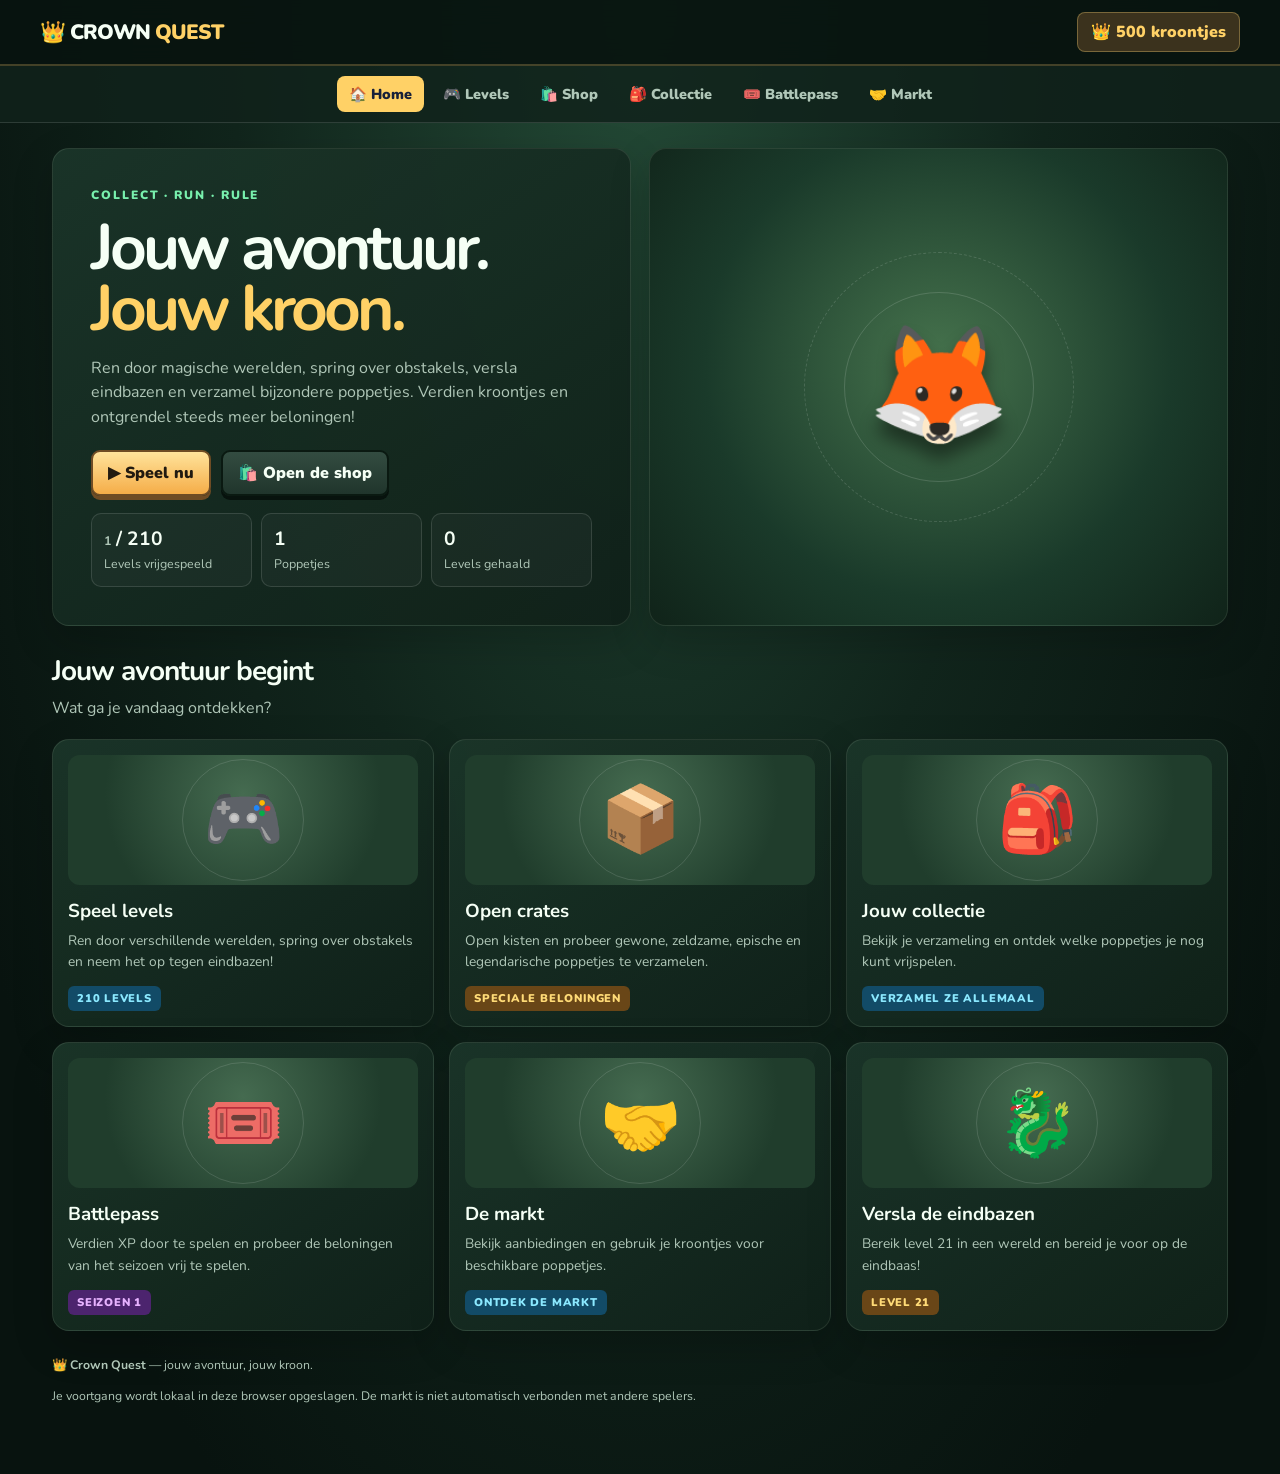
<file: index.html>
<!DOCTYPE html>
<html lang="nl">
<head>
  <meta charset="UTF-8">
  <meta name="viewport" content="width=device-width, initial-scale=1.0">
  <meta name="theme-color" content="#101329">
  <meta name="description" content="Speel Crown Quest! Ren door magische werelden, verzamel poppetjes en verdien kroontjes.">
  <title>Crown Quest — Jouw avontuur</title>
  <link rel="stylesheet" href="style.css">
</head>

<body>
  <header>
    <a class="brand" href="index.html">
      👑 CROWN <span>QUEST</span>
    </a>

    <div class="wallet">
      👑 <span data-coins>500</span> kroontjes
    </div>
  </header>

  <nav aria-label="Hoofdnavigatie">
    <a href="index.html" class="active">🏠 Home</a>
    <a href="levels.html">🎮 Levels</a>
    <a href="shop.html">🛍️ Shop</a>
    <a href="collection.html">🎒 Collectie</a>
    <a href="battlepass.html">🎟️ Battlepass</a>
    <a href="market.html">🤝 Markt</a>
  </nav>

  <main>
    <section class="hero">
      <div class="panel intro">
        <div class="eyebrow">COLLECT · RUN · RULE</div>

        <h1>
          Jouw avontuur.<br>
          <span>Jouw kroon.</span>
        </h1>

        <p>
          Ren door magische werelden, spring over obstakels,
          versla eindbazen en verzamel bijzondere poppetjes.
          Verdien kroontjes en ontgrendel steeds meer beloningen!
        </p>

        <div class="actions">
          <a class="button" href="levels.html">▶ Speel nu</a>
          <a class="button secondary" href="shop.html">🛍️ Open de shop</a>
        </div>

        <div class="stats">
          <div class="stat">
            <b><span data-unlocked>1</span> / 210</b>
            <span>Levels vrijgespeeld</span>
          </div>

          <div class="stat">
            <b data-pet-count>1</b>
            <span>Poppetjes</span>
          </div>

          <div class="stat">
            <b id="wins">0</b>
            <span>Levels gehaald</span>
          </div>
        </div>
      </div>

      <div class="panel showcase">
        <div class="orbit"></div>
        <div class="orbit two"></div>

        <span class="spark sp1">✦</span>
        <span class="spark sp2">✧</span>
        <span class="spark sp3">✦</span>

        <div class="pet-big" data-showcase>🦊</div>
      </div>
    </section>

    <section style="margin-top: 26px;">
      <div class="head">
        <div>
          <h2>Jouw avontuur begint</h2>
          <p>Wat ga je vandaag ontdekken?</p>
        </div>
      </div>

      <div class="grid">
        <a class="panel item" href="levels.html">
          <div class="art">🎮</div>
          <h3>Speel levels</h3>
          <p>
            Ren door verschillende werelden, spring over obstakels
            en neem het op tegen eindbazen!
          </p>
          <span class="badge rare">210 levels</span>
        </a>

        <a class="panel item" href="shop.html">
          <div class="art">📦</div>
          <h3>Open crates</h3>
          <p>
            Open kisten en probeer gewone, zeldzame,
            epische en legendarische poppetjes te verzamelen.
          </p>
          <span class="badge legendary">Speciale beloningen</span>
        </a>

        <a class="panel item" href="collection.html">
          <div class="art">🎒</div>
          <h3>Jouw collectie</h3>
          <p>
            Bekijk je verzameling en ontdek welke poppetjes
            je nog kunt vrijspelen.
          </p>
          <span class="badge rare">Verzamel ze allemaal</span>
        </a>

        <a class="panel item" href="battlepass.html">
          <div class="art">🎟️</div>
          <h3>Battlepass</h3>
          <p>
            Verdien XP door te spelen en probeer de
            beloningen van het seizoen vrij te spelen.
          </p>
          <span class="badge epic">Seizoen 1</span>
        </a>

        <a class="panel item" href="market.html">
          <div class="art">🤝</div>
          <h3>De markt</h3>
          <p>
            Bekijk aanbiedingen en gebruik je kroontjes
            voor beschikbare poppetjes.
          </p>
          <span class="badge rare">Ontdek de markt</span>
        </a>

        <a class="panel item" href="levels.html">
          <div class="art">🐉</div>
          <h3>Versla de eindbazen</h3>
          <p>
            Bereik level 21 in een wereld en bereid je voor
            op de eindbaas!
          </p>
          <span class="badge legendary">Level 21</span>
        </a>
      </div>
    </section>

    <footer class="footer">
      <p>
        👑 <strong>Crown Quest</strong> — jouw avontuur, jouw kroon.
      </p>
      <p>
        Je voortgang wordt lokaal in deze browser opgeslagen.
        De markt is niet automatisch verbonden met andere spelers.
      </p>
    </footer>
  </main>

  <div id="toast" class="toast" role="status" aria-live="polite"></div>

  <script src="app.js"></script>

  <script>
    // Toon het aantal behaalde levels vanuit de opgeslagen spelgegevens.
    function updateHomeStats() {
      const winsElement = document.getElementById("wins");

      if (!winsElement) return;

      try {
        const savedState = localStorage.getItem("crownQuestMultiPage_v1");
        const state = savedState ? JSON.parse(savedState) : {};
        winsElement.textContent = Number(state.wins) || 0;
      } catch (error) {
        console.warn("De opgeslagen Crown Quest-statistieken konden niet worden gelezen.", error);
        winsElement.textContent = "0";
      }
    }

    updateHomeStats();
  </script>
</body>
</html>
</file>
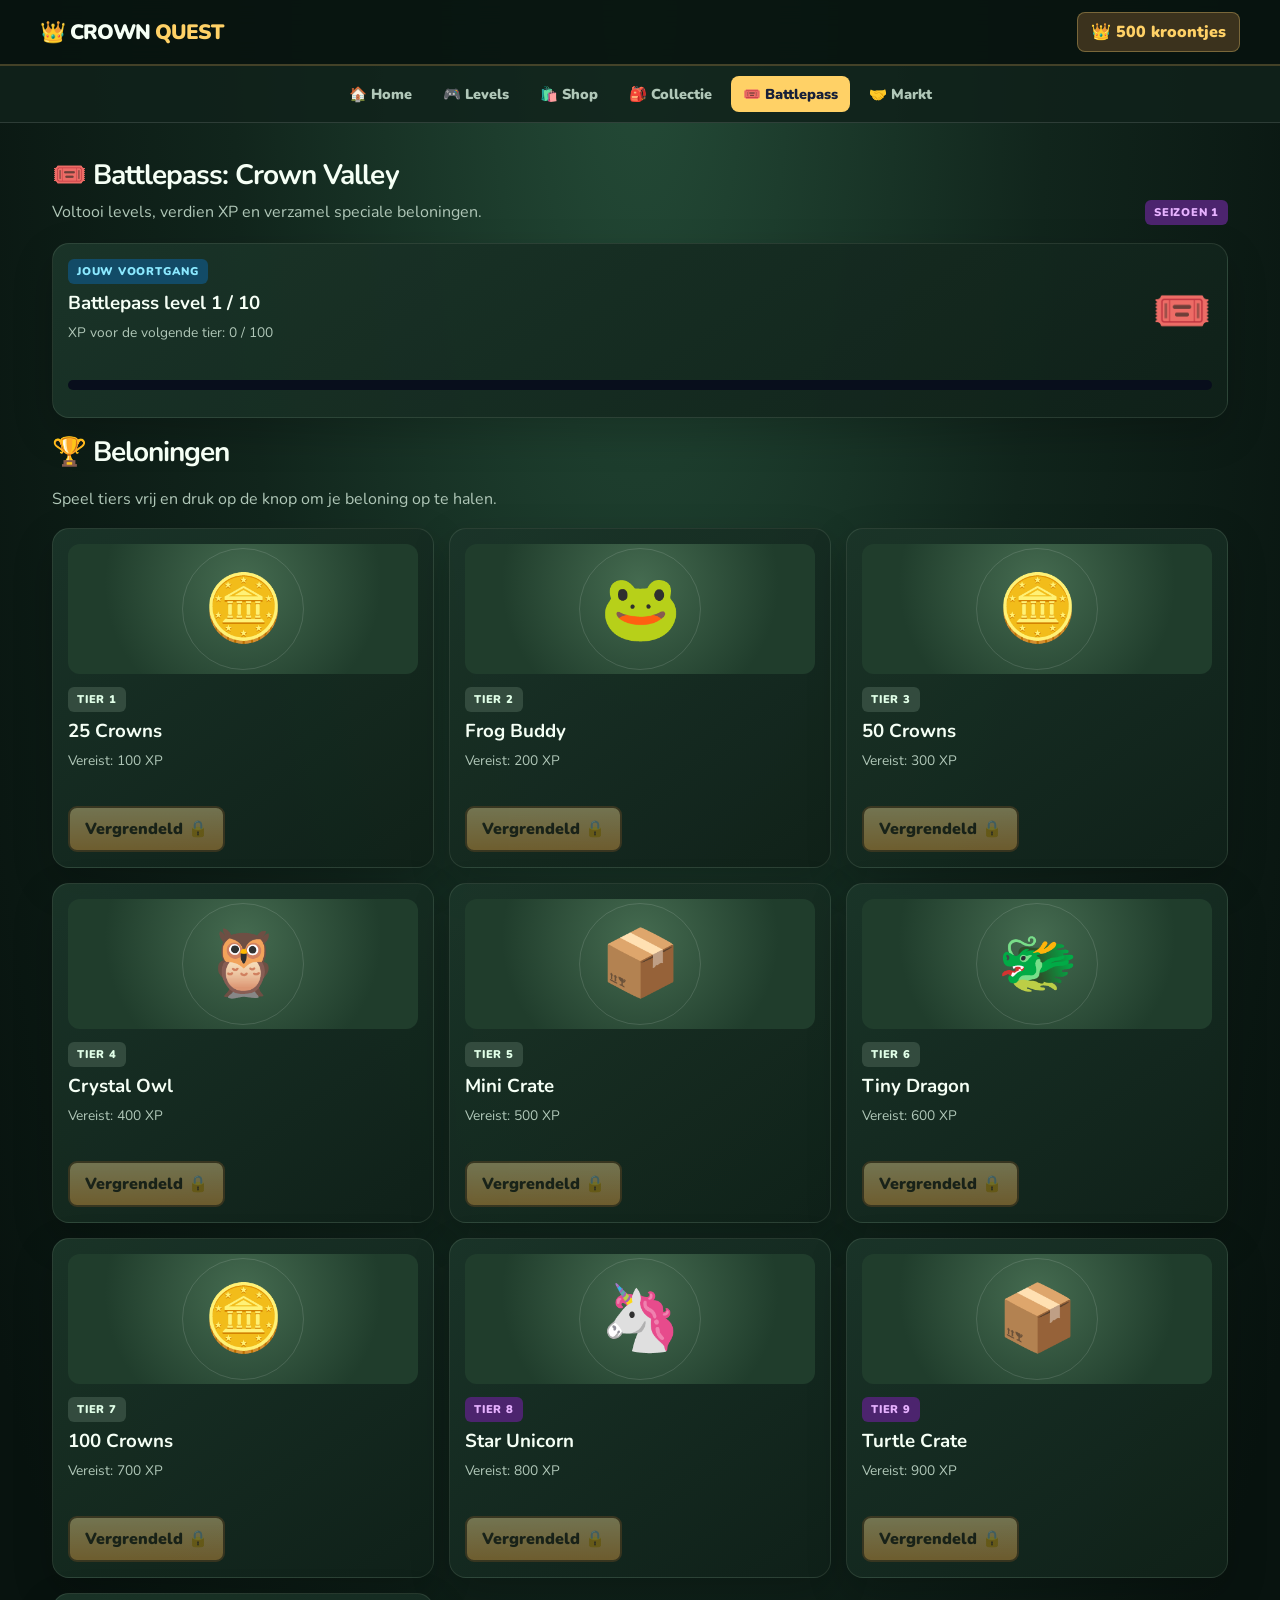
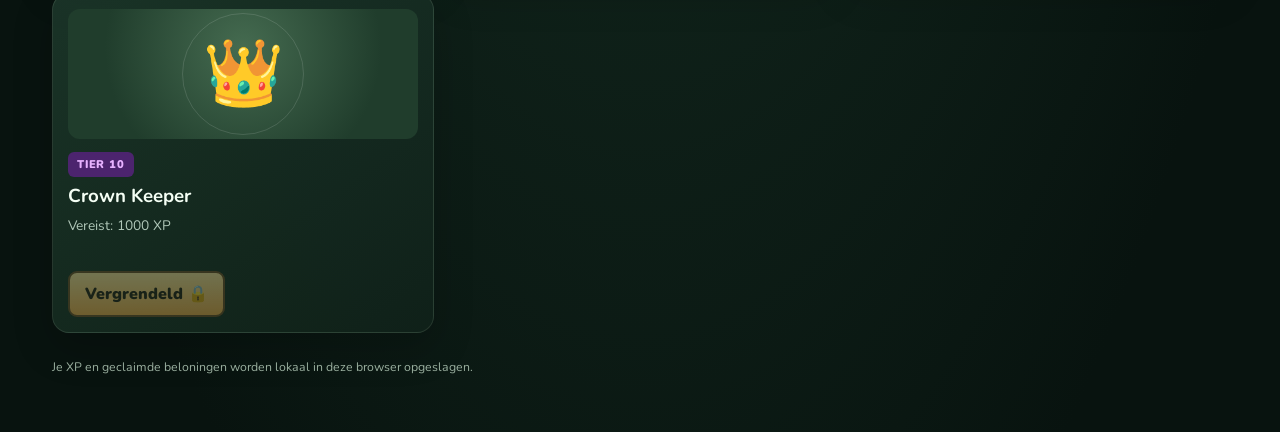
<file: battlepass.html>
<!doctype html>
<html lang="nl">
<head>
  <meta charset="utf-8">
  <meta name="viewport" content="width=device-width, initial-scale=1">
  <title>Battlepass | Crown Quest</title>
  <link rel="stylesheet" href="style.css">
</head>
<body>
  <header>
    <a class="brand" href="index.html">👑 CROWN <span>QUEST</span></a>
    <div class="wallet">👑 <span data-coins>500</span> kroontjes</div>
  </header>

  <nav>
    <a href="index.html">🏠 Home</a>
    <a href="levels.html">🎮 Levels</a>
    <a href="shop.html">🛍️ Shop</a>
    <a href="collection.html">🎒 Collectie</a>
    <a href="battlepass.html" class="active">🎟️ Battlepass</a>
    <a href="market.html">🤝 Markt</a>
  </nav>

  <main>
    <div class="head">
      <div>
        <h2>🎟️ Battlepass: Crown Valley</h2>
        <p>Voltooi levels, verdien XP en verzamel speciale beloningen.</p>
      </div>
      <span class="badge epic">Seizoen 1</span>
    </div>

    <section class="panel item" style="margin-bottom:15px">
      <div style="display:flex;justify-content:space-between;align-items:center;gap:12px">
        <div>
          <span class="badge rare">Jouw voortgang</span>
          <h3>Battlepass level <span id="bpLevel">1</span> / 10</h3>
          <p style="margin:0">XP voor de volgende tier: <span id="bpXp">0 / 100</span></p>
        </div>
        <span style="font-size:48px" aria-hidden="true">🎟️</span>
      </div>

      <div class="progress" style="margin-top:16px">
        <span id="bpBar" style="width:0%"></span>
      </div>
    </section>

    <h2>🏆 Beloningen</h2>
    <p>Speel tiers vrij en druk op de knop om je beloning op te halen.</p>

    <div class="grid" id="passGrid"></div>

    <div class="footer">
      Je XP en geclaimde beloningen worden lokaal in deze browser opgeslagen.
    </div>
  </main>

  <div id="toast" class="toast"></div>

  <script src="app.js"></script>
</body>
</html>
</file>
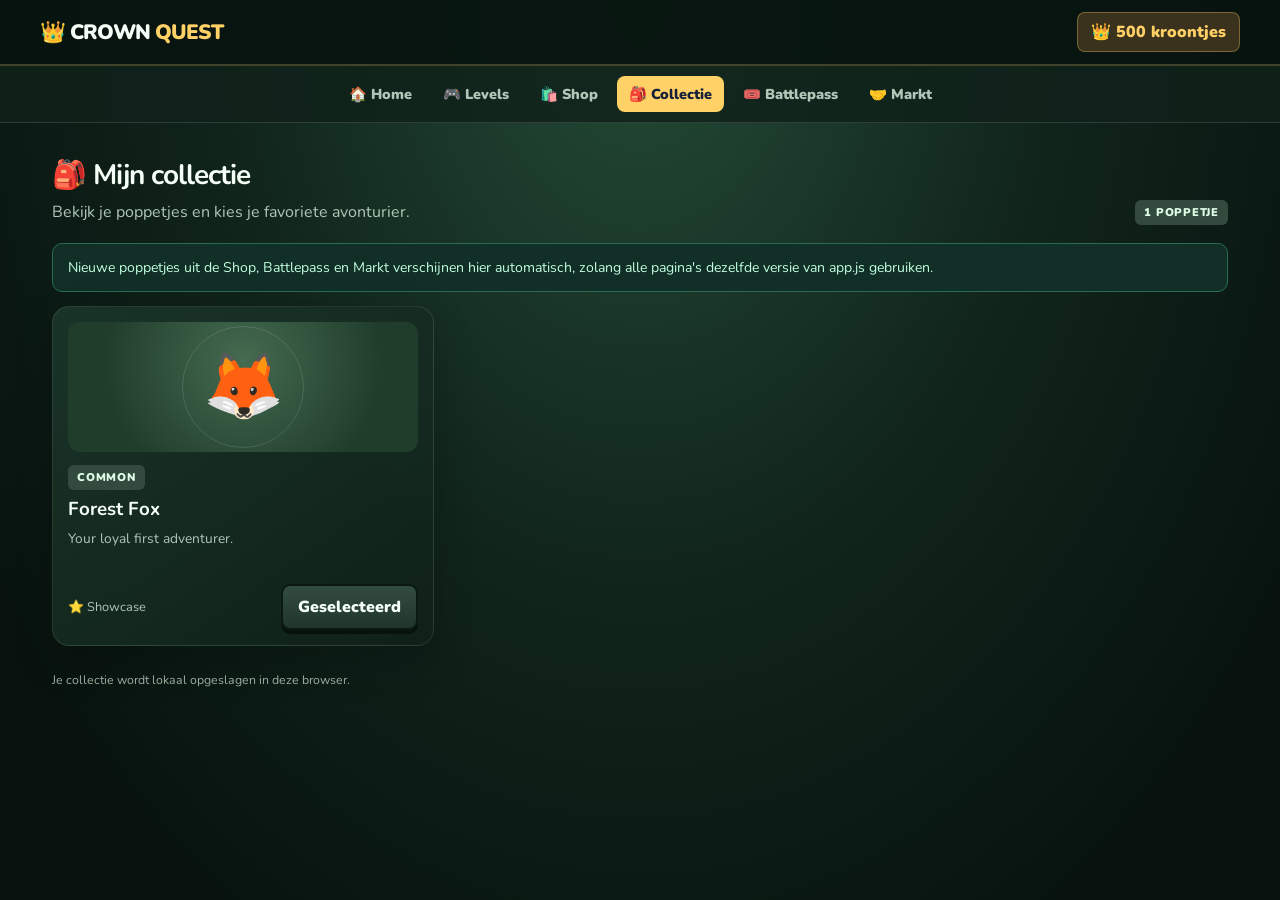
<file: collection.html>
<!doctype html>
<html lang="nl">
<head>
  <meta charset="utf-8">
  <meta name="viewport" content="width=device-width, initial-scale=1">
  <title>Collectie | Crown Quest</title>
  <link rel="stylesheet" href="style.css">
</head>
<body>
  <header>
    <a class="brand" href="index.html">👑 CROWN <span>QUEST</span></a>
    <div class="wallet">👑 <span data-coins>500</span> kroontjes</div>
  </header>

  <nav>
    <a href="index.html">🏠 Home</a>
    <a href="levels.html">🎮 Levels</a>
    <a href="shop.html">🛍️ Shop</a>
    <a href="collection.html" class="active">🎒 Collectie</a>
    <a href="battlepass.html">🎟️ Battlepass</a>
    <a href="market.html">🤝 Markt</a>
  </nav>

  <main>
    <div class="head">
      <div>
        <h2>🎒 Mijn collectie</h2>
        <p>Bekijk je poppetjes en kies je favoriete avonturier.</p>
      </div>
      <span class="badge common" id="petCount">0 poppetjes</span>
    </div>

    <div class="notice">
      Nieuwe poppetjes uit de Shop, Battlepass en Markt verschijnen hier automatisch,
      zolang alle pagina's dezelfde versie van app.js gebruiken.
    </div>

    <div class="grid" id="collectionGrid"></div>

    <div class="footer">
      Je collectie wordt lokaal opgeslagen in deze browser.
    </div>
  </main>

  <div id="toast" class="toast"></div>

  <script src="app.js"></script>
</body>
</html>
</file>
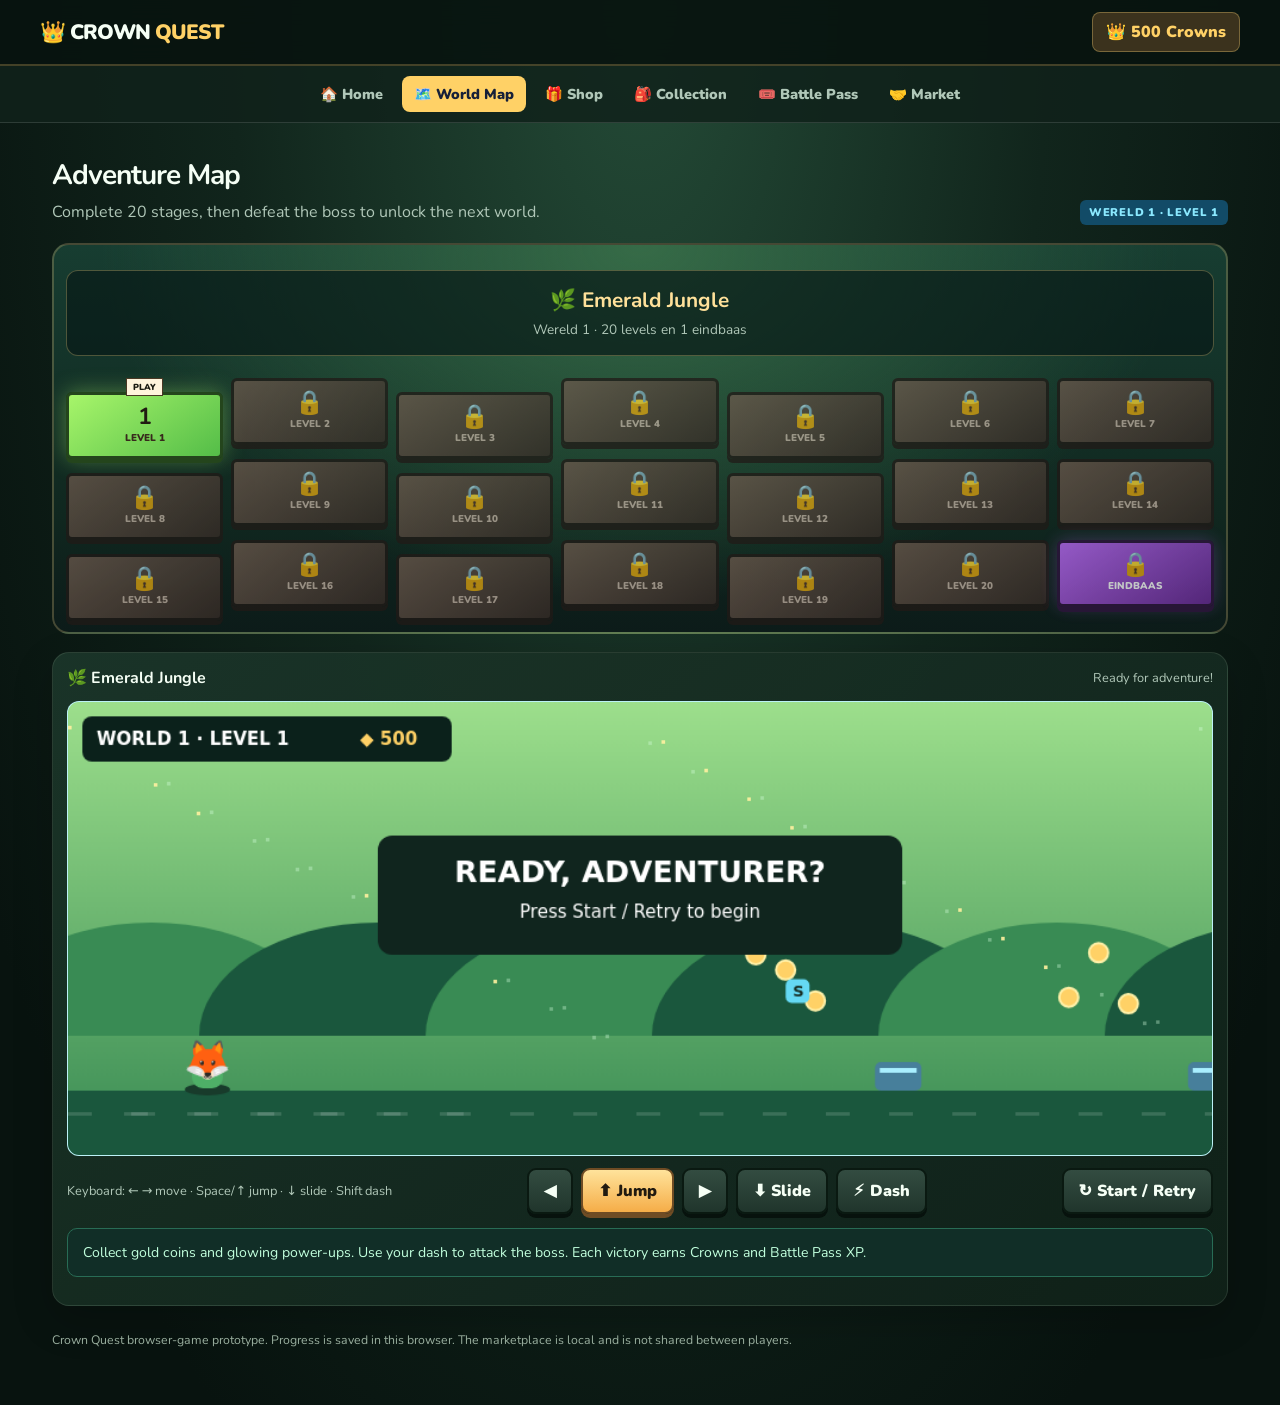
<file: levels.html>
<!doctype html>
<html lang="en">
<head>
  <meta charset="utf-8">
  <meta name="viewport" content="width=device-width, initial-scale=1">
  <title>World Map | Crown Quest</title>
  <link rel="stylesheet" href="style.css">
</head>
<body>

<header>
  <a class="brand" href="index.html">👑 CROWN <span>QUEST</span></a>
  <div class="wallet">👑 <span data-coins>500</span> Crowns</div>
</header>

<nav>
  <a href="index.html">🏠 Home</a>
  <a class="active" href="levels.html">🗺️ World Map</a>
  <a href="shop.html">🎁 Shop</a>
  <a href="collection.html">🎒 Collection</a>
  <a href="battlepass.html">🎟️ Battle Pass</a>
  <a href="market.html">🤝 Market</a>
</nav>

<main>
  <div class="head">
    <div>
      <h2>Adventure Map</h2>
      <p>Complete 20 stages, then defeat the boss to unlock the next world.</p>
    </div>
    <span class="badge rare" id="levelLabel">World 1 · Level 1</span>
  </div>

  <div class="levelmap" id="levelMap"></div>

  <section class="panel gamebox">
    <div class="gamebar">
      <strong id="worldName">🌿 Emerald Jungle</strong>
      <span class="small" id="gameStatus">Ready for adventure!</span>
    </div>

    <div class="canvaswrap">
      <canvas id="game" width="960" height="380"></canvas>
    </div>

    <div class="controls">
      <span class="small">
        Keyboard: ← → move · Space/↑ jump · ↓ slide · Shift dash
      </span>

      <div class="arrows">
        <button class="secondary" onclick="walk(-1)">◀</button>
        <button onclick="doJump()">⬆ Jump</button>
        <button class="secondary" onclick="walk(1)">▶</button>
        <button class="secondary" onclick="doSlide()">⬇ Slide</button>
        <button class="secondary" onclick="doDash()">⚡ Dash</button>
      </div>

      <button class="secondary" onclick="startLevel()">↻ Start / Retry</button>
    </div>

    <div class="notice">
      Collect gold coins and glowing power-ups. Use your dash to attack the
      boss. Each victory earns Crowns and Battle Pass XP.
    </div>
  </section>

  <div class="footer">
    Crown Quest browser-game prototype. Progress is saved in this browser.
    The marketplace is local and is not shared between players.
  </div>
</main>

<div id="toast" class="toast"></div>

<script src="app.js"></script>
<script src="game.js"></script>

</body>
</html>
</file>
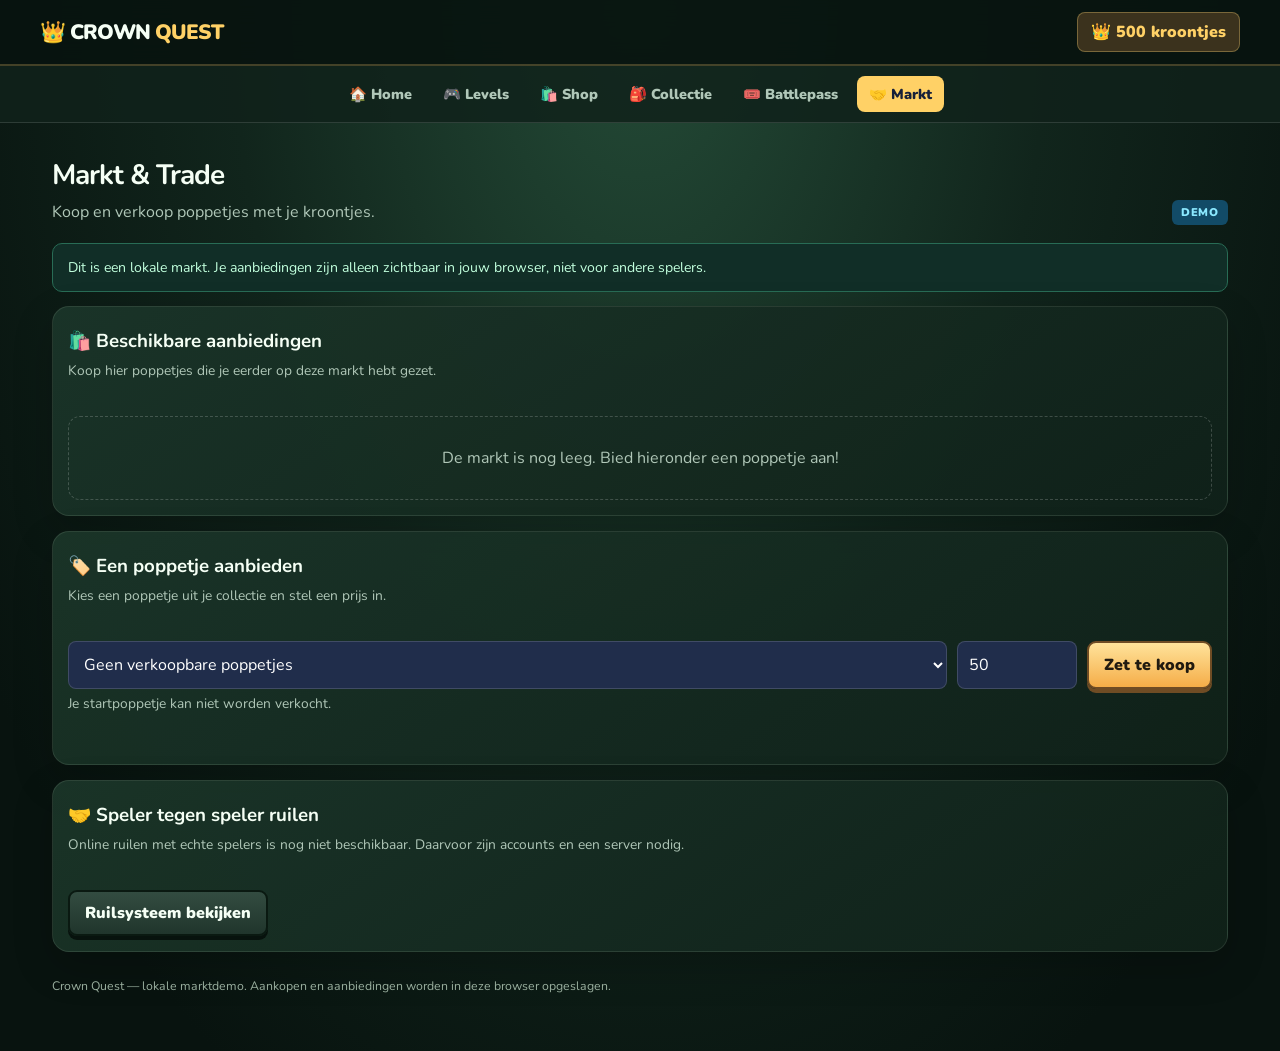
<file: market.html>
<!doctype html>
<html lang="nl">
<head>
  <meta charset="utf-8">
  <meta name="viewport" content="width=device-width, initial-scale=1">
  <title>Markt & Trade | Crown Quest</title>
  <link rel="stylesheet" href="style.css">
</head>
<body>
  <header>
    <a class="brand" href="index.html">👑 CROWN <span>QUEST</span></a>
    <div class="wallet">👑 <span data-coins>500</span> kroontjes</div>
  </header>

  <nav>
    <a href="index.html">🏠 Home</a>
    <a href="levels.html">🎮 Levels</a>
    <a href="shop.html">🛍️ Shop</a>
    <a href="collection.html">🎒 Collectie</a>
    <a href="battlepass.html">🎟️ Battlepass</a>
    <a href="market.html" class="active">🤝 Markt</a>
  </nav>

  <main>
    <div class="head">
      <div>
        <h2>Markt & Trade</h2>
        <p>Koop en verkoop poppetjes met je kroontjes.</p>
      </div>
      <span class="badge rare">Demo</span>
    </div>

    <div class="notice">
      Dit is een lokale markt. Je aanbiedingen zijn alleen zichtbaar in jouw browser,
      niet voor andere spelers.
    </div>

    <section class="panel item">
      <h3>🛍️ Beschikbare aanbiedingen</h3>
      <p>Koop hier poppetjes die je eerder op deze markt hebt gezet.</p>
      <div class="rows" id="marketRows"></div>
    </section>

    <section class="panel item" style="margin-top:15px">
      <h3>🏷️ Een poppetje aanbieden</h3>
      <p>Kies een poppetje uit je collectie en stel een prijs in.</p>

      <div class="formrow">
        <select id="sellPet" aria-label="Kies een poppetje">
          <option value="">Collectie laden...</option>
        </select>

        <input
          type="number"
          id="sellPrice"
          min="1"
          max="10000"
          value="50"
          aria-label="Prijs in kroontjes"
        >

        <button type="button" onclick="listPet()">Zet te koop</button>
      </div>

      <p class="small">Je startpoppetje kan niet worden verkocht.</p>
    </section>

    <section class="panel item" style="margin-top:15px">
      <h3>🤝 Speler tegen speler ruilen</h3>
      <p>
        Online ruilen met echte spelers is nog niet beschikbaar.
        Daarvoor zijn accounts en een server nodig.
      </p>
      <button
        type="button"
        class="secondary"
        onclick="notify('Online ruilen is nog niet beschikbaar.')"
      >
        Ruilsysteem bekijken
      </button>
    </section>

    <div class="footer">
      Crown Quest — lokale marktdemo. Aankopen en aanbiedingen worden in deze browser opgeslagen.
    </div>
  </main>

  <div id="toast" class="toast"></div>

  <script src="app.js"></script>
</body>
</html>
</file>
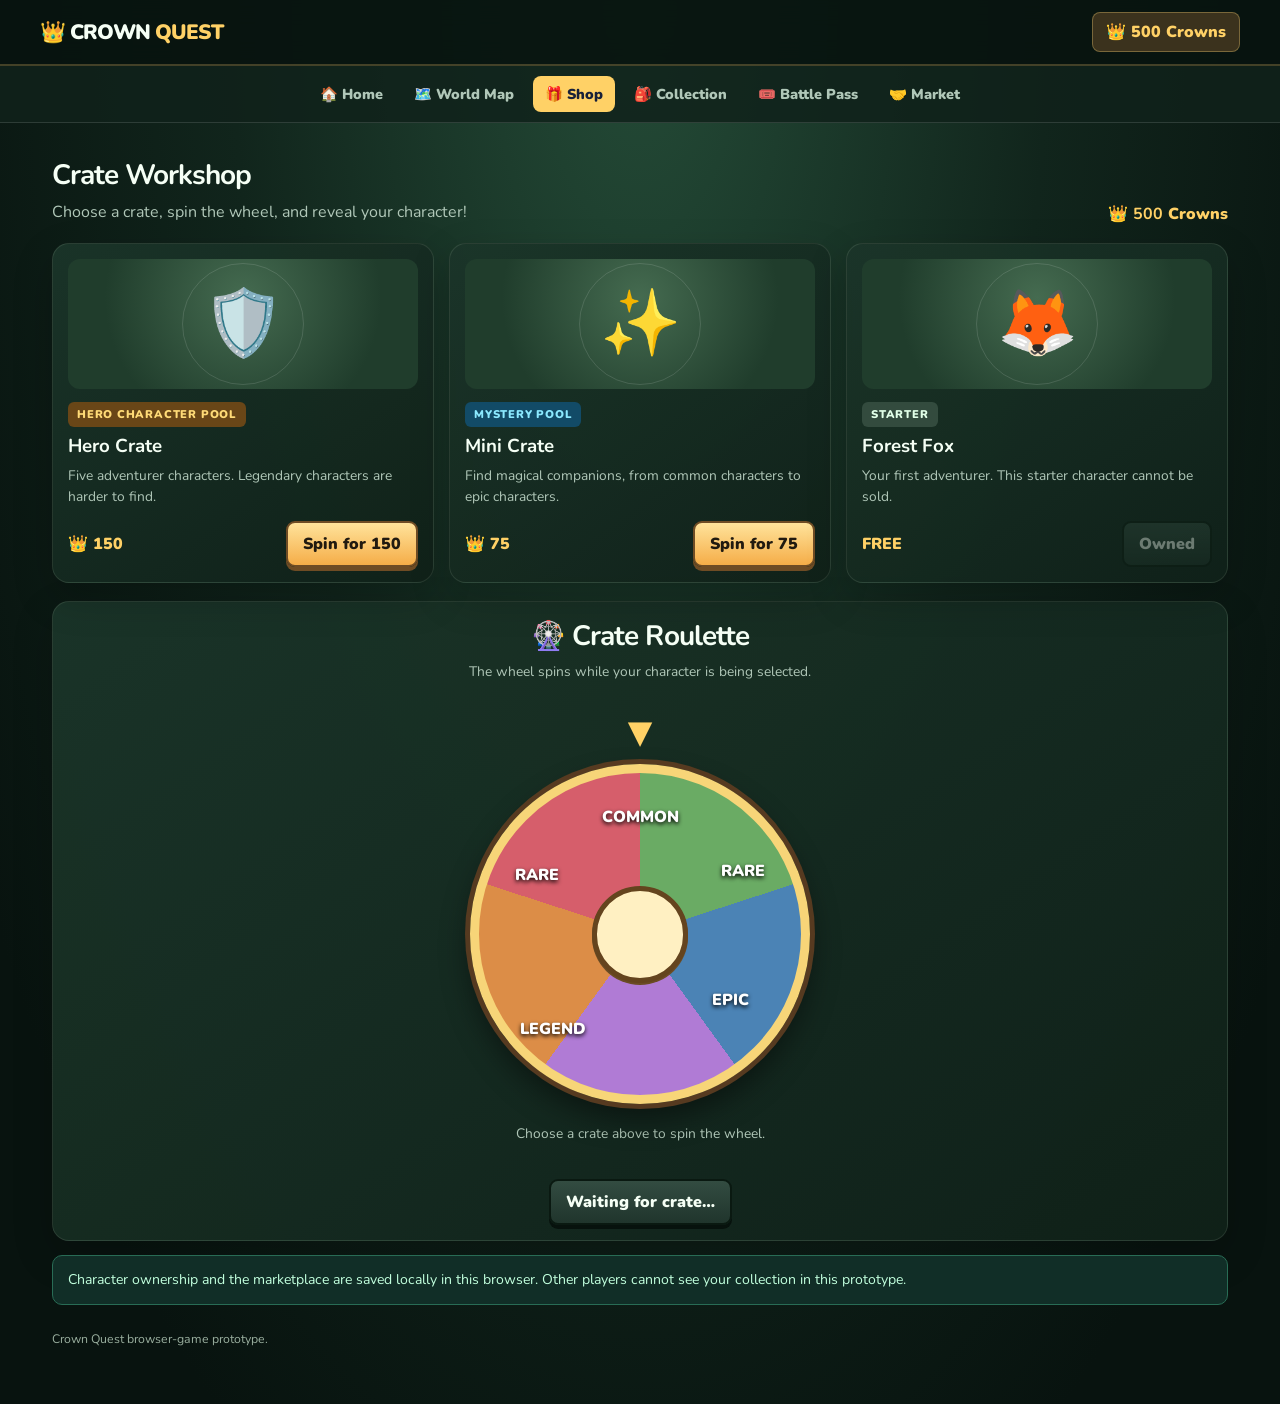
<file: shop.html>
<!doctype html>
<html lang="en">
<head>
  <meta charset="utf-8">
  <meta name="viewport" content="width=device-width, initial-scale=1">
  <title>Item Shop | Crown Quest</title>
  <link rel="stylesheet" href="style.css">
</head>
<body>

<header>
  <a class="brand" href="index.html">👑 CROWN <span>QUEST</span></a>
  <div class="wallet">👑 <span data-coins>500</span> Crowns</div>
</header>

<nav>
  <a href="index.html">🏠 Home</a>
  <a href="levels.html">🗺️ World Map</a>
  <a class="active" href="shop.html">🎁 Shop</a>
  <a href="collection.html">🎒 Collection</a>
  <a href="battlepass.html">🎟️ Battle Pass</a>
  <a href="market.html">🤝 Market</a>
</nav>

<main>
  <div class="head">
    <div>
      <h2>Crate Workshop</h2>
      <p>Choose a crate, spin the wheel, and reveal your character!</p>
    </div>
    <span class="gold">👑 <b data-coins>500</b> Crowns</span>
  </div>

  <div class="grid">

    <article class="panel item">
      <div class="art">🛡️</div>
      <span class="badge legendary">Hero character pool</span>
      <h3>Hero Crate</h3>
      <p>
        Five adventurer characters. Legendary characters are harder to find.
      </p>
      <div class="item-foot">
        <span class="gold">👑 150</span>
        <button onclick="openCrateWheel('turtle')">Spin for 150</button>
      </div>
    </article>

    <article class="panel item">
      <div class="art">✨</div>
      <span class="badge rare">Mystery pool</span>
      <h3>Mini Crate</h3>
      <p>
        Find magical companions, from common characters to epic characters.
      </p>
      <div class="item-foot">
        <span class="gold">👑 75</span>
        <button onclick="openCrateWheel('mini')">Spin for 75</button>
      </div>
    </article>

    <article class="panel item">
      <div class="art">🦊</div>
      <span class="badge common">Starter</span>
      <h3>Forest Fox</h3>
      <p>
        Your first adventurer. This starter character cannot be sold.
      </p>
      <div class="item-foot">
        <span class="gold">FREE</span>
        <button class="secondary" disabled>Owned</button>
      </div>
    </article>

  </div>

  <section class="panel item" style="margin-top:18px;text-align:center">
    <h2>🎡 Crate Roulette</h2>
    <p>The wheel spins while your character is being selected.</p>

    <div class="wheel-pointer">▼</div>

    <div class="wheel-wrap">
      <div class="wheel" id="crateWheel">
        <div class="wheel-labels">
          <span>COMMON</span>
          <span>RARE</span>
          <span>EPIC</span>
          <span>LEGEND</span>
          <span>RARE</span>
        </div>
      </div>
    </div>

    <div id="crateResult">
      <p>Choose a crate above to spin the wheel.</p>
    </div>

    <button
      id="spinCrateButton"
      onclick="notify('Choose a crate above first.')"
      class="secondary">
      Waiting for crate…
    </button>
  </section>

  <div class="notice">
    Character ownership and the marketplace are saved locally in this browser.
    Other players cannot see your collection in this prototype.
  </div>

  <div class="footer">
    Crown Quest browser-game prototype.
  </div>
</main>

<div id="toast" class="toast"></div>

<script src="app.js"></script>

<script>
  function openCrateWheel(type) {
    const button = document.getElementById("spinCrateButton");

    if (button.disabled) return;

    button.disabled = false;
    buyCrate(type);
  }
</script>

</body>
</html>
</file>
<file: style.css>
@import url('https://fonts.googleapis.com/css2?family=Nunito:wght@400;700;800;900&display=swap');

:root {
  --bg: #08130f;
  --panel: #13251f;
  --panel2: #1b352a;
  --line: #ffffff20;
  --text: #f5fff5;
  --muted: #b0c7b8;
  --gold: #ffd166;
  --mint: #78f0ad;
  --pink: #ff82aa;
  --blue: #7de5f2;
  --purple: #c58cff;
}

* {
  box-sizing: border-box;
}

html {
  scroll-behavior: smooth;
}

body {
  margin: 0;
  min-height: 100vh;
  color: var(--text);
  font-family: Nunito, system-ui, sans-serif;
  background: radial-gradient(ellipse at top, #244b37 0, #11251c 45%, var(--bg) 85%);
}

a {
  color: inherit;
  text-decoration: none;
}

button,
input,
select {
  font: inherit;
}

button,
.button {
  display: inline-flex;
  align-items: center;
  justify-content: center;
  gap: 7px;
  border: 2px solid #6f4c24;
  border-radius: 9px;
  padding: 10px 15px;
  background: linear-gradient(#ffe39b, #f5ad48);
  color: #211a10;
  font-weight: 1000;
  cursor: pointer;
  box-shadow: 0 4px 0 #6f4c24;
  transition: transform .15s, filter .15s;
}

button:hover,
.button:hover {
  transform: translateY(-2px);
  filter: brightness(1.08);
}

button:disabled {
  opacity: .4;
  cursor: not-allowed;
  transform: none;
  box-shadow: none;
}

.secondary {
  background: linear-gradient(#334c41, #20352c);
  color: #f5fff5;
  border-color: #0a1911;
  box-shadow: 0 4px 0 #07120d;
}

header {
  position: sticky;
  top: 0;
  z-index: 10;
  display: flex;
  align-items: center;
  justify-content: space-between;
  gap: 14px;
  padding: 12px clamp(12px, 4vw, 40px);
  background: #08140fee;
  border-bottom: 2px solid #b99b5a55;
  backdrop-filter: blur(12px);
}

.brand {
  font-size: 1.3rem;
  font-weight: 1000;
  letter-spacing: -.05em;
}

.brand span {
  color: var(--gold);
}

.wallet {
  padding: 8px 13px;
  background: #3b321d;
  border: 1px solid #ffdb7950;
  border-radius: 8px;
  color: var(--gold);
  font-weight: 1000;
  white-space: nowrap;
}

nav {
  display: flex;
  gap: 7px;
  flex-wrap: wrap;
  justify-content: center;
  padding: 10px 12px;
  border-bottom: 1px solid var(--line);
  background: #10221bd9;
}

nav a {
  padding: 8px 12px;
  border-radius: 8px;
  font-weight: 900;
  font-size: .9rem;
  color: var(--muted);
}

nav a:hover,
nav a.active {
  background: var(--gold);
  color: #172039;
}

main {
  max-width: 1240px;
  margin: auto;
  padding: 25px clamp(12px, 3vw, 32px) 55px;
}

.panel {
  background: linear-gradient(145deg, #1b3529f2, #102119f2);
  border: 1px solid #d4e9d31c;
  border-radius: 17px;
  box-shadow: 0 15px 40px #0003;
}

.hero {
  display: grid;
  grid-template-columns: 1fr 1fr;
  gap: 18px;
}

.intro {
  padding: clamp(20px, 4vw, 38px);
  overflow: hidden;
}

.eyebrow {
  font-size: .75rem;
  font-weight: 1000;
  letter-spacing: .16em;
  text-transform: uppercase;
  color: var(--mint);
}

h1 {
  font-size: clamp(2.3rem, 5vw, 4.5rem);
  line-height: .95;
  letter-spacing: -.06em;
  margin: 15px 0;
}

h1 span {
  color: var(--gold);
}

h2 {
  font-size: 1.75rem;
  letter-spacing: -.035em;
  margin: 0 0 6px;
}

h3 {
  margin: 6px 0;
}

p {
  color: var(--muted);
  line-height: 1.55;
}

.actions {
  display: flex;
  gap: 10px;
  flex-wrap: wrap;
  margin-top: 20px;
}

.showcase {
  min-height: 260px;
  display: grid;
  place-items: center;
  position: relative;
  overflow: hidden;
  background: radial-gradient(circle at 50% 45%, #46734d, #1a3a2a 60%, #102319);
}

.pet-big {
  font-size: 115px;
  z-index: 1;
  filter: drop-shadow(0 15px 9px #0007);
  animation: float 2.6s ease-in-out infinite;
}

.orbit {
  position: absolute;
  width: 190px;
  height: 190px;
  border: 1px solid #ffffff25;
  border-radius: 50%;
  animation: spin 20s linear infinite;
}

.orbit.two {
  width: 270px;
  height: 270px;
  border-style: dashed;
  animation-direction: reverse;
}

.spark {
  position: absolute;
  color: var(--gold);
  font-size: 25px;
  animation: twinkle 1.7s infinite;
}

@keyframes float {
  50% { transform: translateY(-12px) rotate(4deg); }
}

@keyframes spin {
  to { transform: rotate(360deg); }
}

@keyframes twinkle {
  50% { opacity: .4; transform: scale(.65) rotate(40deg); }
}

.stats {
  display: grid;
  grid-template-columns: repeat(3, 1fr);
  gap: 9px;
  margin-top: 17px;
}

.stat {
  padding: 12px;
  background: #ffffff08;
  border: 1px solid var(--line);
  border-radius: 10px;
}

.stat b {
  display: block;
  font-size: 1.2rem;
}

.stat span {
  font-size: .78rem;
  color: var(--muted);
}

.head {
  display: flex;
  justify-content: space-between;
  align-items: end;
  gap: 14px;
  margin: 8px 0 18px;
}

.head p {
  margin: 4px 0 0;
}

.gold {
  color: var(--gold);
  font-weight: 1000;
}

.muted {
  color: var(--muted);
}

.badge {
  display: inline-block;
  padding: 5px 9px;
  border-radius: 6px;
  font-size: .7rem;
  font-weight: 1000;
  text-transform: uppercase;
  letter-spacing: .07em;
}

.common {
  background: #334b3e;
  color: #e1ffe8;
}

.rare {
  background: #124b67;
  color: #8be9ff;
}

.epic {
  background: #4c246e;
  color: #e7b2ff;
}

.legendary {
  background: #694617;
  color: #ffdb77;
}

.grid {
  display: grid;
  grid-template-columns: repeat(3, minmax(0, 1fr));
  gap: 15px;
}

.item {
  padding: 15px;
  overflow: hidden;
}

.art {
  height: 130px;
  border-radius: 12px;
  background: radial-gradient(circle at 50% 30%, #456b50, #203d2c 70%);
  display: grid;
  place-items: center;
  font-size: 65px;
  margin-bottom: 13px;
  position: relative;
  overflow: hidden;
}

.art:after {
  content: "";
  position: absolute;
  width: 120px;
  height: 120px;
  border: 1px solid #ffffff20;
  border-radius: 50%;
  animation: spin 16s linear infinite;
}

.item p {
  font-size: .86rem;
  min-height: 42px;
  margin: 4px 0 14px;
}

.item-foot {
  display: flex;
  justify-content: space-between;
  align-items: center;
  gap: 8px;
}

.notice {
  padding: 13px 15px;
  background: #112e27;
  border: 1px solid #286c55;
  border-radius: 10px;
  color: #c1ffdd;
  font-size: .88rem;
  line-height: 1.5;
  margin: 14px 0;
}

.levelmap {
  display: grid;
  grid-template-columns: repeat(7, minmax(0, 1fr));
  gap: 14px 8px;
  padding: 25px 12px;
  margin: 18px 0;
  border: 2px solid #b6a16a55;
  border-radius: 17px;
  overflow: hidden;
  background: radial-gradient(ellipse at 50% 0%, #366b47 0, transparent 65%), linear-gradient(180deg, #173d31, #10271f 70%, #0c1b19);
  position: relative;
}

.world-heading {
  grid-column: 1 / -1;
  text-align: center;
  padding: 15px 12px;
  margin-bottom: 8px;
  border-radius: 12px;
  background: #091b18b8;
  border: 1px solid #d7c07a55;
}

.world-heading h3 {
  color: #ffe19a;
  margin: 0;
  font-size: 1.3rem;
}

.world-heading p {
  margin: 5px 0 0;
  font-size: .85rem;
}

.leveltile {
  min-height: 67px;
  display: flex;
  flex-direction: column;
  align-items: center;
  justify-content: center;
  gap: 3px;
  position: relative;
  z-index: 1;
  color: #fff;
  background: linear-gradient(145deg, #f6b45e, #c77b36);
  border: 3px solid #51371f;
  border-radius: 6px;
  box-shadow: 0 4px 0 #4c321e, 0 7px 14px #0005;
  transition: transform .18s, filter .18s;
  cursor: pointer;
}

.leveltile:nth-child(7n + 2),
.leveltile:nth-child(7n + 4),
.leveltile:nth-child(7n + 6) {
  transform: translateY(14px);
}

.leveltile b {
  font-size: 1.45rem;
  line-height: 1;
  color: #211b12;
}

.leveltile span {
  color: #38291c;
  font-size: .62rem;
  font-weight: 1000;
}

.leveltile:not(.locked):hover {
  filter: brightness(1.15);
  scale: 1.05;
}

.leveltile.current {
  background: linear-gradient(145deg, #a7f56a, #54bd48);
  border-color: #24451c;
  box-shadow: 0 4px 0 #24451c, 0 0 22px #a7f56a66;
}

.leveltile.completed {
  background: linear-gradient(145deg, #7de8ed, #339eb7);
}

.leveltile.locked {
  background: linear-gradient(145deg, #6d5a4e, #382c27);
  border-color: #211a17;
  box-shadow: 0 4px 0 #211a17;
  opacity: .75;
  cursor: not-allowed;
}

.leveltile.locked b,
.leveltile.locked span {
  color: #c5b3a5;
}

.leveltile.boss {
  background: linear-gradient(145deg, #c26cff, #6b2a99);
  border-color: #311441;
  box-shadow: 0 5px 0 #311441, 0 0 18px #c26cff55;
}

.leveltile.boss b,
.leveltile.boss span {
  color: white;
}

.leveltile.current:after {
  content: "PLAY";
  position: absolute;
  top: -17px;
  padding: 2px 6px;
  color: #1b1b12;
  background: #fff4dc;
  border: 1px solid #4a3824;
  font-size: .55rem;
  font-weight: 1000;
}

.canvaswrap {
  overflow: hidden;
  border-radius: 12px;
  border: 1px solid #ffffff25;
  background: #b1f0f5;
}

.canvaswrap canvas {
  width: 100%;
  height: auto;
  display: block;
  touch-action: manipulation;
}

.gamebox {
  padding: 14px;
}

.gamebar,
.controls {
  display: flex;
  justify-content: space-between;
  align-items: center;
  gap: 10px;
  flex-wrap: wrap;
  margin-bottom: 12px;
}

.controls {
  margin: 12px 0 0;
}

.small {
  font-size: .8rem;
  color: var(--muted);
}

.arrows {
  display: flex;
  gap: 8px;
  flex-wrap: wrap;
}

.arrows button {
  min-width: 46px;
}

.progress {
  height: 10px;
  background: #080e1c;
  border-radius: 99px;
  overflow: hidden;
  margin: 12px 0;
}

.progress span {
  display: block;
  height: 100%;
  background: linear-gradient(90deg, var(--mint), var(--blue));
  border-radius: 99px;
}

.rows .row {
  display: flex;
  align-items: center;
  gap: 13px;
  padding: 14px;
  border-bottom: 1px solid var(--line);
}

.rows .row:last-child {
  border: 0;
}

.row {
  display: flex;
  align-items: center;
  gap: 13px;
  padding: 14px;
  border-bottom: 1px solid var(--line);
}

.rowicon {
  width: 56px;
  height: 56px;
  display: grid;
  place-items: center;
  font-size: 32px;
  border-radius: 10px;
  background: #283859;
}

.rowinfo {
  flex: 1;
  min-width: 0;
}

.rowinfo p {
  font-size: .8rem;
  margin: 4px 0 0;
}

.empty {
  padding: 30px;
  text-align: center;
  color: var(--muted);
  border: 1px dashed #ffffff30;
  border-radius: 12px;
}

.formrow {
  display: flex;
  gap: 10px;
  flex-wrap: wrap;
}

.formrow input,
.formrow select {
  background: #202d4b;
  color: white;
  border: 1px solid #ffffff25;
  border-radius: 8px;
  padding: 11px;
  min-width: 120px;
}

.formrow select {
  flex: 1;
}

.footer {
  margin-top: 25px;
  font-size: .77rem;
  line-height: 1.55;
  color: #9aaf9f;
}

.toast {
  position: fixed;
  z-index: 20;
  bottom: 22px;
  left: 50%;
  transform: translate(-50%, 25px);
  opacity: 0;
  pointer-events: none;
  background: #f6f8ff;
  color: #10172a;
  border-radius: 10px;
  padding: 13px 18px;
  font-weight: 900;
  box-shadow: 0 15px 40px #0006;
  transition: .25s;
  max-width: 90vw;
  text-align: center;
}

.toast.show {
  opacity: 1;
  transform: translate(-50%, 0);
}

.wheel-wrap {
  display: grid;
  place-items: center;
  padding: 15px;
}

.wheel {
  width: min(340px, 80vw);
  aspect-ratio: 1;
  border-radius: 50%;
  border: 9px solid #f7d578;
  box-shadow: 0 0 0 5px #563a20, 0 15px 30px #0007;
  transition: transform 4.2s cubic-bezier(.12, .72, .12, 1);
  position: relative;
  overflow: hidden;
  background: conic-gradient(
    #6aab64 0deg 72deg,
    #4b83b5 72deg 144deg,
    #b07bd5 144deg 216deg,
    #dc8d47 216deg 288deg,
    #d65e6b 288deg 360deg
  );
}

.wheel:after {
  content: "";
  position: absolute;
  inset: 35%;
  background: #fff0c2;
  border: 5px solid #64441e;
  border-radius: 50%;
  box-shadow: 0 2px 0 #6b4c25;
}

.wheel-pointer {
  font-size: 32px;
  text-align: center;
  color: var(--gold);
  line-height: 1;
}

.wheel-labels {
  position: absolute;
  inset: 0;
  pointer-events: none;
}

.wheel-labels span {
  position: absolute;
  left: 50%;
  top: 10%;
  transform: translateX(-50%);
  font-weight: 1000;
  color: white;
  text-shadow: 0 2px 4px #000;
}

.wheel-labels span:nth-child(2) {
  top: 27%;
  left: 82%;
}

.wheel-labels span:nth-child(3) {
  top: 67%;
  left: 78%;
}

.wheel-labels span:nth-child(4) {
  top: 76%;
  left: 23%;
}

.wheel-labels span:nth-child(5) {
  top: 28%;
  left: 18%;
}

@media (max-width: 800px) {
  .hero {
    grid-template-columns: 1fr;
  }

  .showcase {
    min-height: 220px;
  }

  .grid {
    grid-template-columns: repeat(2, minmax(0, 1fr));
  }

  .levelmap {
    grid-template-columns: repeat(5, minmax(0, 1fr));
  }
}

@media (max-width: 520px) {
  .grid {
    grid-template-columns: 1fr;
  }

  .head {
    align-items: start;
    flex-direction: column;
  }

  .levelmap {
    grid-template-columns: repeat(3, minmax(0, 1fr));
    gap: 17px 8px;
  }

  .leveltile {
    min-height: 62px;
  }

  .leveltile:nth-child(7n + 2),
  .leveltile:nth-child(7n + 4),
  .leveltile:nth-child(7n + 6) {
    transform: none;
  }

  .pet-big {
    font-size: 100px;
  }
}
</file>
